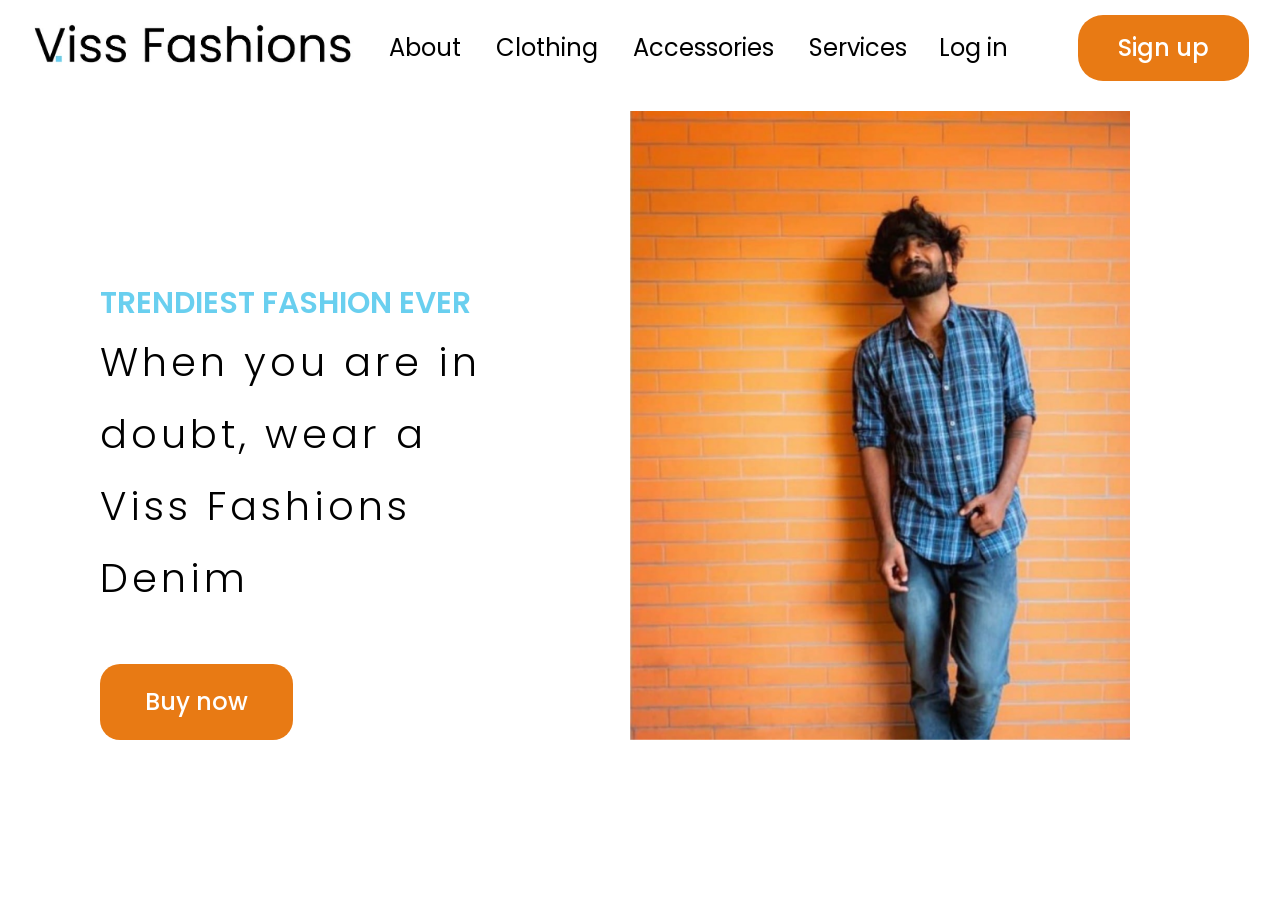
<file: index.html>
<!DOCTYPE html>
<html lang="en">
  <head>
    <meta charset="UTF-8" />
    <meta name="viewport" content="width=device-width, initial-scale=1.0" />
    <title>Viss Fashions</title>
    <link rel="stylesheet" href="style/landing.css" />
  </head>
  <body>
    <div class="container">
      <nav>
        <div class="l">
          <img class="logo" src="/images/WhatsApp Image 2023-11-30 at 20.54.39.jpeg" alt="">
        </div>

        <div class="list">
          <ul>
            <li><a class="about" href="">About</a></li>
            <li><a class="clothing" href="">Clothing</a></li>
            <li><a class="accessories" href="">Accessories</a></li>
            <li><a class="services" href="">Services</a></li>
          </ul>
        </div>
        <div class="btn-container">
          <a class="btn" href="signup.html">Log in</a>
          <a href="signup.html"><button class="signup">Sign up</button></a>
        </div>
      </nav>
    </div>

    <div class="second-container">
      <div class="text">
        <h2>TRENDIEST FASHION EVER</h2>
        <p>
          When you are in doubt,  
          wear a Viss Fashions 
          Denim
        </p>
        <button class="btn2">Buy now</button>
      </div>
      <img
        src="images/photo-1600804889194-e6fbf08ddb39-removebg-preview 1.png"
        alt=""
      />
      
    </div>
  </body>
</html>
</file>
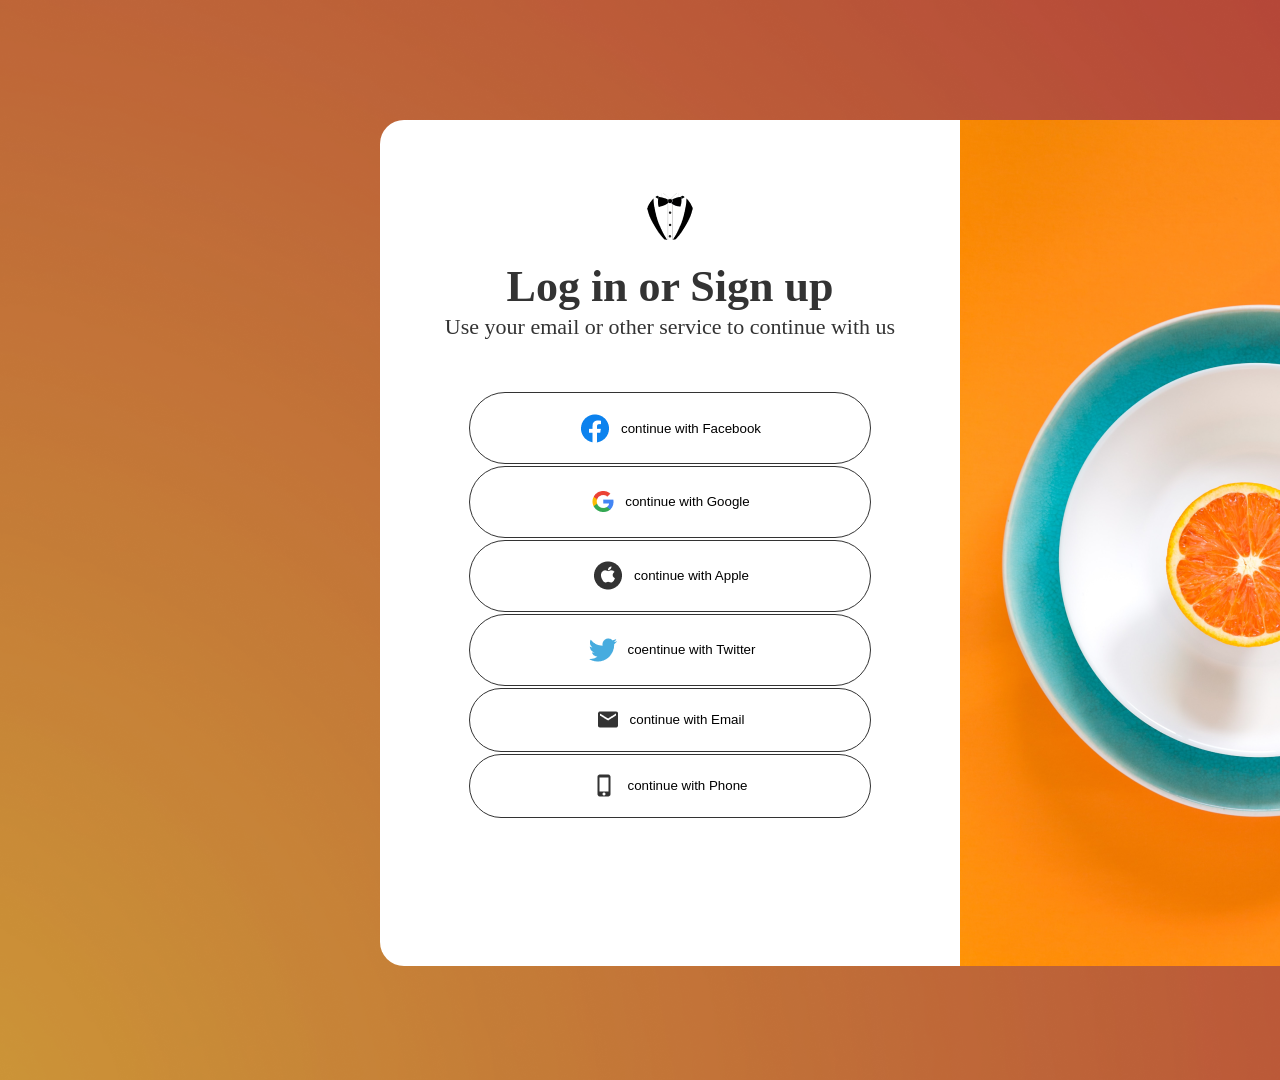
<file: signup.html>
<!DOCTYPE html>
<html lang="en">
  <head>
    <meta charset="UTF-8" />
    <meta name="viewport" content="width=device-width, initial-scale=1.0" />
    <title>sign up/log in</title>
    <link rel="stylesheet" href="style/signup.css" />
  </head>
  <body>
    <div class="img-div">
      <img class="close" src="images/Icons.png" alt="">
      <div class="tain">
        <div class="logo1">
          <img
            class="main-logo"
            src="images/mae-mu-9z-veIxii6k-unsplash 1.png"
            alt=""
          />
        </div>
      </div>
      <div class="third">
        <div class="sign-up">
          <h1>Log in or Sign up</h1>
          <p class="paragraph">
            Use your email or other service to continue with us
          </p>
          <img class="imgg" src="images/Logo.png" alt="" />
          <button class="facebook" type="text" name="button">
            <img src="/images/Social media logo.png" alt="" />continue with
            Facebook
          </button>
          <button class="google" type="text" name="button">
            <img src="/images/Social media logo copy.png2.png" alt="" />continue
            with Google
          </button>
          <button class="apple" type="text" name="button">
            <img src="/images/Social media logo copy.png3.png" alt="" />continue
            with Apple
          </button>
          <button class="twitter" type="text" name="button">
            <img
              src="/images/Social media logo copy.png4.png"
              alt=""
            />coentinue with Twitter
          </button>
          <button class="email" type="text" name="button">
            <img src="/images/Icons copy.png" alt="" />continue
            with Email
          </button>
          <button class="phone" type="text" name="button">
            <img src="/images/Icons copy 2.png" alt="" />continue
            with Phone
          </button>
        </div>
      </div>
    </div>
  </body>
</html>
</file>
<file: style/landing.css>
@import url("https://fonts.googleapis.com/css2?family=Hanken+Grotesk:wght@400;800&family=Manrope:wght@500&family=Poppins:wght@100;300;400;600&display=swap");

* {
  margin: 0;
  box-sizing: border-box;
  padding: 0px;
}

body {
  align-items: center;
  background-color: #ffffff;
  /* max-width: 100vh; */
  align-items: center;
}

.container {
  padding: 15px;
}

.container nav {
  display: flex;
  justify-content: space-around;
  align-items: center;
}

.logo {
  height: 60px;
}

.logo img {
  position: absolute;
  /* width: 7px; */
  height: 7px;
  top: 46px;
  left: 22px;
}

.list ul {
  display: flex;
  list-style: none;
  gap: 35px;
}

.list ul li a {
  text-decoration: none;
  color: #000000;
}

.list ul li a:hover {
  color: #e87a14;
}

.list ul li {
  font-family: Poppins;
  font-size: 24px;
  font-weight: 400;
  line-height: 36px;
  letter-spacing: 0em;
  text-align: left;
  color: #000000;
}

.btn {
  text-decoration: none;
  display: flex;

  /* width: 100px; */
  height: 36px;
  font-family: Poppins;
  font-size: 24px;
  font-weight: 400;
  line-height: 36px;
  letter-spacing: 0em;
  text-align: left;
  color: #000000;
}

.btn:hover {
  color: #e87a14;
}

.signup {
  /* width: 193px; */
  /* height: 76px; */
  padding: 15px 40px;
  border-radius: 25px;

  background-color: #e87a14;
  border: none;
  font-family: Poppins;
  font-size: 24px;
  font-weight: 500;
  line-height: 36px;
  letter-spacing: 0em;
  color: #ffffff;
  cursor: pointer;
}

.signup:hover {
  background: #e1730db5;
}
.btn-container {
  display: flex;
  justify-content: center;
  align-items: center;
  gap: 70px;
}
.second-container {
  display: flex;
  padding: 15px 150px 50px 100px;
  gap: 130px;
}
.text {
  padding-top: 170px;
  width: 600px;
}

.second-container h2 {
  /* width: 374px; */
  /* height: 45px; */
  font-family: Poppins;
  font-size: 30px;
  font-weight: 600;
  line-height: 45px;
  letter-spacing: 0em;
  text-align: left;
  color: #44c3ebcc;
}

.second-container p {
  /* width: 910px; */
  /* height: 230px; */
  font-family: Poppins;
  font-size: 40px;
  font-weight: 300;
  line-height: 72px;
  letter-spacing: 0.1em;
  text-align: left;
  
}
.second-container img {
  width: 500px;
  /* height: 600px; */
}
.btn2 {
  padding: 20px 45px;
  border-radius: 20px;
  background: #e87a14;
  border: none;
  font-family: Poppins;
  font-size: 24px;
  font-weight: 500;
  line-height: 36px;
  letter-spacing: 0em;
  color: #ffffff;
  margin-top: 50px;
  cursor: pointer;
}
.btn2:hover {
  background-color: #e1730db5;
}
</file>
<file: style/signup.css>
* {
  margin: 0px;
  box-sizing: border-box;
  padding: 0px;
}
body{
    
}
.img-div {
  width: 1919px;
  height: 1080px;
  left: 1px;
  background-image: url(/images/Backdrop.png);
  background-size: cover;
  background-repeat: no-repeat;
  background-position: center;
  /* margin: 90px auto; */
}
.close{
width: 32px;
height: 32px;
top: 65px;
left: 1785px;
position: absolute;

}

.tain {
  width: 1160px;
  height: 846px;
  border-radius: 24px;
  background: #ffffff;
  margin: auto;
  position: relative;
  top: 120px;
}

.main-logo {
  width: 580px;
  height: 846px;
  left: 580px;
  position: relative;
  top: 0px;
  border-radius: 0px 10px 10px 0px;
}

.sign-up {
  display: flex;
  color: #333;
  font-family: Avenir;
  font-size: 1.375rem;
  font-style: normal;
  font-weight: 400px;
  line-height: normal;
  display: flex;
  flex-direction: column;
  justify-content: center;
  align-items: center;
  gap: 0.125rem;
  width: 580px;
  height: 846px;
  left: 580px;
}

.facebook {
  display: flex;
  gap: 10px;
  width: 25.125rem;
  height: 4.5rem;
  padding: 1.28125rem 3.5rem 1.21875rem 3.5rem;
  justify-content: center;
  align-items: center;
  border-radius: 2.5rem;
  border: 1px solid #333;
  background: #fff;
}

.google {
  display: flex;
  gap: 10px;
  width: 25.125rem;
  height: 4.5rem;
  padding: 1.28125rem 4.4375rem 1.34375rem 4.5rem;
  justify-content: center;
  align-items: center;
  border-radius: 2.5rem;
  border: 1px solid #333;
  background: #fff;
}
.apple {
  display: flex;
  gap: 10px;
  width: 25.125rem;
  height: 4.5rem;
  padding: 1.1875rem 4.0625rem 1.25rem 4.125rem;
  justify-content: center;
  align-items: center;
  border-radius: 2.5rem;
  border: 1px solid #333;
  background: #fff;
}
.twitter {
  display: flex;
  gap: 10px;
  width: 25.125rem;
  height: 4.5rem;
  padding: 1.1875rem 3.8125rem 1.25rem 3.875rem;
  justify-content: center;
  align-items: center;
  border-radius: 2.5rem;
  border: 1px solid #333;
  background: #fff;
}
.email {
  display: flex;
  gap: 10px;
  width: 25.125rem;
  height: 4rem;
  padding: 0.9375rem 4.5rem 1rem 4.5rem;
  justify-content: center;
  align-items: center;
  border-radius: 2.5rem;
  border: 1px solid #333;
  background: #fff;
}
.phone {
  display: flex;
  width: 25.125rem;
  gap: 10px;
  height: 4rem;
  padding: 0.9375rem 4.15625rem 1rem 4.15625rem;
  justify-content: center;
  align-items: center;
  border-radius: 2.5rem;
  border: 1px solid #333;
  background: #fff;
}

.imgg {
  width: 48px;
  height: 48px;
  position: relative;
  bottom: 150px;
  left: 0px;
}

.third {
  width: 580px;
  height: 846px;
  left: 380px;
  position: relative;
  bottom: 730px;
}
</file>
